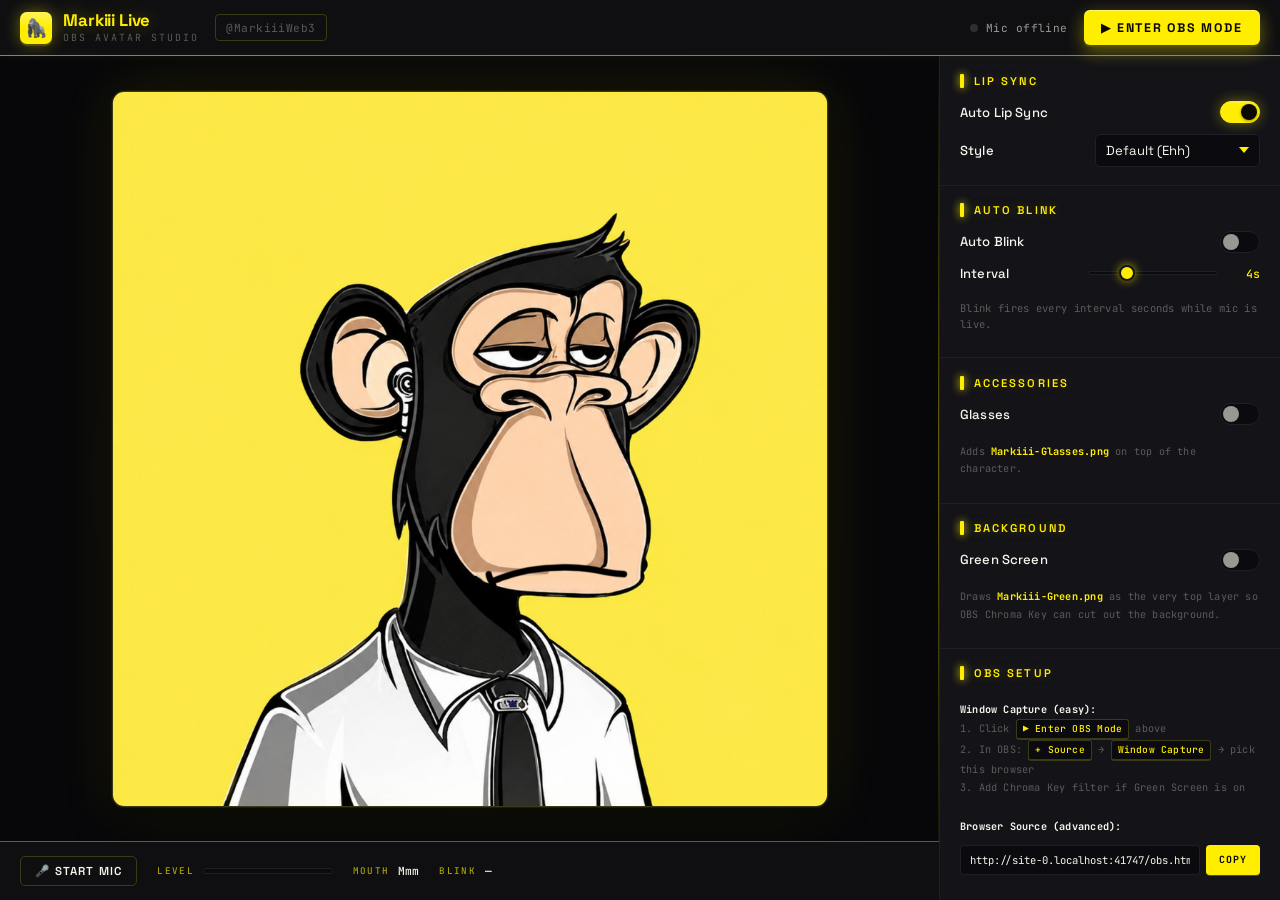
<file: index.html>
<!DOCTYPE html>
<html lang="en">
<head>
<meta charset="UTF-8"/>
<meta name="viewport" content="width=device-width, initial-scale=1.0"/>
<title>Markiii Live · OBS Studio</title>
<meta name="description" content="Live avatar tool for Markiii — lip sync, blink, glasses + green screen overlays for OBS."/>
<link rel="icon" href="data:image/svg+xml,<svg xmlns='http://www.w3.org/2000/svg' viewBox='0 0 100 100'><text y='.9em' font-size='90'>🦍</text></svg>"/>
<link rel="stylesheet" href="style.css"/>
</head>
<body>

<!-- ═════════════ LOADER ═════════════ -->
<div class="loader" id="loader">
  <div class="loader-mark">🦍</div>
  <div class="loader-text">Loading Markiii</div>
  <div class="loader-bar"><div class="loader-fill" id="loaderFill"></div></div>
  <div class="loader-text" id="loaderStat" style="font-size:0.65rem;letter-spacing:0.1em;">0 / 0</div>
</div>

<!-- ═════════════ HEADER ═════════════ -->
<header class="header">
  <div class="brand">
    <div class="brand-mark">🦍</div>
    <div class="brand-text">
      <strong>Markiii Live</strong>
      <small>OBS Avatar Studio</small>
    </div>
  </div>
  <a class="h-handle" href="https://x.com/MarkiiiWeb3" target="_blank" rel="noopener">@MarkiiiWeb3</a>
  <div class="h-spacer"></div>
  <div class="h-status">
    <div class="dot" id="micDot"></div>
    <span id="micStatusText">Mic offline</span>
  </div>
  <button class="btn-obs-enter" onclick="enterObsMode()">▶ Enter OBS Mode</button>
</header>

<!-- ═════════════ MAIN LAYOUT ═════════════ -->
<main class="main">

  <!-- Stage -->
  <div class="stage">
    <div class="stage-canvas">
      <div class="canvas-frame" id="canvasFrame">
        <canvas id="previewCanvas" width="1000" height="1000"></canvas>
      </div>
    </div>
    <div class="stage-foot">
      <div class="foot-block">
        <button class="btn-mic" id="micBtn" onclick="toggleMic()">🎤 Start Mic</button>
      </div>
      <div class="foot-block">
        <span class="foot-label">Level</span>
        <div id="micMeter"><div id="micFill"></div></div>
      </div>
      <div class="foot-block">
        <span class="foot-label">Mouth</span>
        <span class="foot-val" id="footMouth">Mmm</span>
      </div>
      <div class="foot-block">
        <span class="foot-label">Blink</span>
        <span class="foot-val" id="footBlink">—</span>
      </div>
    </div>
  </div>

  <!-- Controls -->
  <aside class="panel">

    <!-- Lip Sync -->
    <div class="group">
      <div class="group-hd">Lip Sync</div>
      <div class="row">
        <label>Auto Lip Sync</label>
        <div class="switch on" id="lipSyncSwitch" onclick="toggleSwitch('lipSync')">
          <input type="checkbox" id="lipSyncToggle" checked/>
        </div>
      </div>
      <div class="row">
        <label>Style</label>
        <select id="syncStyle">
          <option value="ehh">Default (Ehh)</option>
          <option value="smile">Smiley</option>
        </select>
      </div>
    </div>

    <!-- Auto Blink -->
    <div class="group">
      <div class="group-hd">Auto Blink</div>
      <div class="row">
        <label>Auto Blink</label>
        <div class="switch" id="blinkSwitch" onclick="toggleSwitch('blink')">
          <input type="checkbox" id="blinkToggle"/>
        </div>
      </div>
      <div class="row">
        <label>Interval</label>
        <input type="range" id="blinkSlider" min="1" max="12" step="0.5" value="4" oninput="onBlinkSlider()"/>
        <span class="val" id="blinkVal">4s</span>
      </div>
      <div class="indicator">Blink fires every interval seconds while mic is live.</div>
    </div>

    <!-- Accessories -->
    <div class="group">
      <div class="group-hd">Accessories</div>
      <div class="row">
        <label>Glasses</label>
        <div class="switch" id="glassesSwitch" onclick="toggleSwitch('glasses')">
          <input type="checkbox" id="glassesToggle"/>
        </div>
      </div>
      <div class="help">Adds <strong style="color:var(--lemon)">Markiii-Glasses.png</strong> on top of the character.</div>
    </div>

    <!-- Background -->
    <div class="group">
      <div class="group-hd">Background</div>
      <div class="row">
        <label>Green Screen</label>
        <div class="switch" id="greenSwitch" onclick="toggleSwitch('green')">
          <input type="checkbox" id="greenToggle"/>
        </div>
      </div>
      <div class="help">Draws <strong style="color:var(--lemon)">Markiii-Green.png</strong> as the very top layer so OBS Chroma Key can cut out the background.</div>
    </div>

    <!-- OBS Setup -->
    <div class="group">
      <div class="group-hd">OBS Setup</div>
      <div class="help">
        <strong style="color:var(--ink);">Window Capture (easy):</strong><br/>
        1. Click <kbd>▶ Enter OBS Mode</kbd> above<br/>
        2. In OBS: <kbd>+ Source</kbd> → <kbd>Window Capture</kbd> → pick this browser<br/>
        3. Add Chroma Key filter if Green Screen is on<br/>
      </div>
      <div class="help" style="margin-top:0.5rem;">
        <strong style="color:var(--ink);">Browser Source (advanced):</strong>
        <div class="obs-url-row">
          <input id="obsUrl" readonly value=""/>
          <button onclick="copyObsUrl()">Copy</button>
        </div>
      </div>
    </div>

  </aside>
</main>

<!-- ═════════════ MOBILE FOOTER (X handle) ═════════════ -->
<footer class="mobile-handle-footer">
  <a href="https://x.com/MarkiiiWeb3" target="_blank" rel="noopener">Follow @MarkiiiWeb3 on X →</a>
</footer>

<!-- ═════════════ OBS MODE OVERLAY ═════════════ -->
<div class="obs-mode" id="obsMode">
  <div class="obs-canvas-wrap">
    <canvas id="obsCanvas" width="1000" height="1000"></canvas>
  </div>
</div>
<div class="obs-exit" id="obsExit" style="display:none;">
  <button onclick="exitObsMode()">× Exit OBS Mode</button>
  <button class="pause" id="pauseBtn" onclick="togglePause()">⏸ Pause Mic</button>
</div>

<script>
// ═══════════════════════════════════════════════════════════════════════════
//  Markiii Live — single-file OBS avatar studio
//  Simpler than SolQuicks: no auto-expressions. Just lip sync + periodic blink.
// ═══════════════════════════════════════════════════════════════════════════

// ── ASSETS ────────────────────────────────────────────────────────────────
const ASSET_BASE = './assets/';

const BASE    = 'Markiii-Base.png';
const BLINK   = 'Markiii-Blink.png';
const GLASSES = 'Markiii-Glasses.png';
const GREEN   = 'Markiii-Green.png';

// Mouth shapes — volume tier → mouth file, per style
const MOUTHS = {
  ehh:   { silent:'Markiii-Mmm.png',   quiet:'Markiii-Eee.png', mid:'Markiii-Ehh.png', loud:'Markiii-Ahh.png' },
  smile: { silent:'Markiii-Smile.png', quiet:'Markiii-Eee.png', mid:'Markiii-Ehh.png', loud:'Markiii-Ahh.png' },
};

// ── STATE ─────────────────────────────────────────────────────────────────
const state = {
  lipSync: true,
  syncStyle: 'ehh',
  autoBlink: false,
  blinkIntervalSec: 4,
  glasses: false,
  greenScreen: false,
  micPaused: false,
};

let blinkUntil = 0;            // performance.now() deadline for blink frame
let lastAutoBlinkTime = 0;
let currentMouth = 'silent';
const BLINK_MS = 140;

// ── IMAGE CACHE ───────────────────────────────────────────────────────────
const IMG = {};
function imgUrl(file) { return ASSET_BASE + encodeURIComponent(file); }

function preload(onProgress) {
  const files = new Set();
  files.add(BASE); files.add(BLINK); files.add(GLASSES); files.add(GREEN);
  Object.values(MOUTHS).forEach(m => Object.values(m).forEach(f => files.add(f)));
  const list = [...files];
  let done = 0;
  return Promise.all(list.map(file => new Promise(res => {
    const img = new Image();
    img.crossOrigin = 'anonymous';
    img.onload = img.onerror = () => {
      IMG[file] = (img.complete && img.naturalWidth) ? img : null;
      done++;
      onProgress(done, list.length, file);
      res();
    };
    img.src = imgUrl(file);
  })));
}

// ── CANVAS RENDER ─────────────────────────────────────────────────────────
const previewCanvas = document.getElementById('previewCanvas');
const previewCtx = previewCanvas.getContext('2d');
const obsCanvas = document.getElementById('obsCanvas');
const obsCtx = obsCanvas.getContext('2d');

function getMouthFile() {
  const set = MOUTHS[state.syncStyle] || MOUTHS.ehh;
  return set[currentMouth] || set.silent;
}

function isBlinking() {
  return performance.now() < blinkUntil;
}

function drawFrame(ctx, w, h) {
  ctx.clearRect(0, 0, w, h);

  // 1. Base (always)
  const baseImg = IMG[BASE];
  if (baseImg) ctx.drawImage(baseImg, 0, 0, w, h);

  // 2. Mouth (always — silence frame = closed mouth)
  const mouthImg = IMG[getMouthFile()];
  if (mouthImg) ctx.drawImage(mouthImg, 0, 0, w, h);

  // 3. Blink overlay (conditional)
  if (isBlinking()) {
    const blinkImg = IMG[BLINK];
    if (blinkImg) ctx.drawImage(blinkImg, 0, 0, w, h);
  }

  // 4. Glasses overlay (conditional)
  if (state.glasses) {
    const gImg = IMG[GLASSES];
    if (gImg) ctx.drawImage(gImg, 0, 0, w, h);
  }

  // 5. Green screen overlay — very top layer (conditional)
  if (state.greenScreen) {
    const grImg = IMG[GREEN];
    if (grImg) ctx.drawImage(grImg, 0, 0, w, h);
  }
}

function render() {
  drawFrame(previewCtx, previewCanvas.width, previewCanvas.height);
  if (document.body.classList.contains('obs-active')) {
    drawFrame(obsCtx, obsCanvas.width, obsCanvas.height);
  }
}

// ── LIP SYNC ──────────────────────────────────────────────────────────────
function getMouthTier(vol) {
  if (vol > 0.12)  return 'loud';
  if (vol > 0.05)  return 'mid';
  if (vol > 0.018) return 'quiet';
  return 'silent';
}

// ── MIC ───────────────────────────────────────────────────────────────────
let analyser = null;
let audioCtx = null;
let micStream = null;

async function toggleMic() {
  if (micStream) { stopMic(); return; }
  try {
    micStream = await navigator.mediaDevices.getUserMedia({ audio: true, video: false });
    audioCtx = new (window.AudioContext || window.webkitAudioContext)();
    if (audioCtx.state === 'suspended') await audioCtx.resume();
    analyser = audioCtx.createAnalyser();
    analyser.fftSize = 256;
    analyser.smoothingTimeConstant = 0;
    audioCtx.createMediaStreamSource(micStream).connect(analyser);
    document.getElementById('micBtn').textContent = '⏹ Stop Mic';
    document.getElementById('micBtn').classList.add('live');
    document.getElementById('micDot').classList.add('live');
    document.getElementById('micStatusText').textContent = 'Listening';
  } catch (e) {
    document.getElementById('micStatusText').textContent = 'Mic denied';
  }
}

function stopMic() {
  if (micStream) micStream.getTracks().forEach(t => t.stop());
  if (audioCtx) audioCtx.close();
  micStream = null; audioCtx = null; analyser = null;
  document.getElementById('micBtn').textContent = '🎤 Start Mic';
  document.getElementById('micBtn').classList.remove('live');
  document.getElementById('micDot').classList.remove('live');
  document.getElementById('micStatusText').textContent = 'Mic offline';
  document.getElementById('micFill').style.width = '0%';
  currentMouth = 'silent';
}

function togglePause() {
  state.micPaused = !state.micPaused;
  document.getElementById('pauseBtn').textContent = state.micPaused ? '▶ Resume' : '⏸ Pause Mic';
  document.getElementById('pauseBtn').classList.toggle('paused', state.micPaused);
}

// ── MAIN LOOP ─────────────────────────────────────────────────────────────
function loop() {
  if (analyser && !state.micPaused) {
    const d = new Float32Array(analyser.fftSize);
    analyser.getFloatTimeDomainData(d);
    let sq = 0; for (let i = 0; i < d.length; i++) sq += d[i]*d[i];
    const rawRms = Math.sqrt(sq / d.length);

    if (state.lipSync) currentMouth = getMouthTier(rawRms);
    else currentMouth = 'silent';

    document.getElementById('micFill').style.width = Math.min(100, rawRms * 800) + '%';
    document.getElementById('footMouth').textContent =
      (state.lipSync ? currentMouth.charAt(0).toUpperCase() + currentMouth.slice(1) : 'Off');
  }

  // Auto-blink timer
  if (state.autoBlink && analyser) {
    const now = performance.now();
    if (now - lastAutoBlinkTime > state.blinkIntervalSec * 1000) {
      blinkUntil = Math.max(blinkUntil, now + BLINK_MS);
      lastAutoBlinkTime = now;
    }
  }

  document.getElementById('footBlink').textContent = isBlinking() ? '●' : '—';

  render();
  requestAnimationFrame(loop);
}

// ── UI HANDLERS ───────────────────────────────────────────────────────────
function toggleSwitch(key) {
  if (key === 'lipSync') {
    state.lipSync = !state.lipSync;
    document.getElementById('lipSyncSwitch').classList.toggle('on', state.lipSync);
    document.getElementById('lipSyncToggle').checked = state.lipSync;
  } else if (key === 'blink') {
    state.autoBlink = !state.autoBlink;
    document.getElementById('blinkSwitch').classList.toggle('on', state.autoBlink);
    document.getElementById('blinkToggle').checked = state.autoBlink;
  } else if (key === 'glasses') {
    state.glasses = !state.glasses;
    document.getElementById('glassesSwitch').classList.toggle('on', state.glasses);
    document.getElementById('glassesToggle').checked = state.glasses;
  } else if (key === 'green') {
    state.greenScreen = !state.greenScreen;
    document.getElementById('greenSwitch').classList.toggle('on', state.greenScreen);
    document.getElementById('greenToggle').checked = state.greenScreen;
  }
  broadcastState();
}

function onBlinkSlider() {
  state.blinkIntervalSec = parseFloat(document.getElementById('blinkSlider').value);
  document.getElementById('blinkVal').textContent = state.blinkIntervalSec + 's';
  broadcastState();
}

document.getElementById('syncStyle').addEventListener('change', e => {
  state.syncStyle = e.target.value;
  broadcastState();
});

// ── OBS MODE ──────────────────────────────────────────────────────────────
function enterObsMode() {
  document.body.classList.add('obs-active');
  document.getElementById('obsExit').style.display = 'flex';
  if (!micStream) toggleMic();
}
function exitObsMode() {
  document.body.classList.remove('obs-active');
  document.getElementById('obsExit').style.display = 'none';
}
document.addEventListener('keydown', e => {
  if (e.key === 'Escape' && document.body.classList.contains('obs-active')) exitObsMode();
});

// ── OBS BROWSER SOURCE URL ────────────────────────────────────────────────
const OBS_URL = window.location.href.replace(/index\.html?(\?.*)?$/i, '').replace(/\/$/, '') + '/obs.html';
document.getElementById('obsUrl').value = OBS_URL;
function copyObsUrl() {
  navigator.clipboard.writeText(OBS_URL).then(() => {
    const btn = event.target;
    const old = btn.textContent;
    btn.textContent = '✓';
    setTimeout(() => btn.textContent = old, 1500);
  });
}

// ── BROADCAST CHANNEL ─────────────────────────────────────────────────────
const ch = new BroadcastChannel('markiii-live');
function broadcastState() { ch.postMessage({ type: 'state', state: { ...state } }); }
setInterval(broadcastState, 2000);
window.addEventListener('focus', broadcastState);

// ── BOOT ──────────────────────────────────────────────────────────────────
preload((done, total) => {
  document.getElementById('loaderFill').style.width = (done / total * 100) + '%';
  document.getElementById('loaderStat').textContent = `${done} / ${total}`;
}).then(() => {
  setTimeout(() => document.getElementById('loader').classList.add('gone'), 200);
  loop();
});
</script>
</body>
</html>
</file>
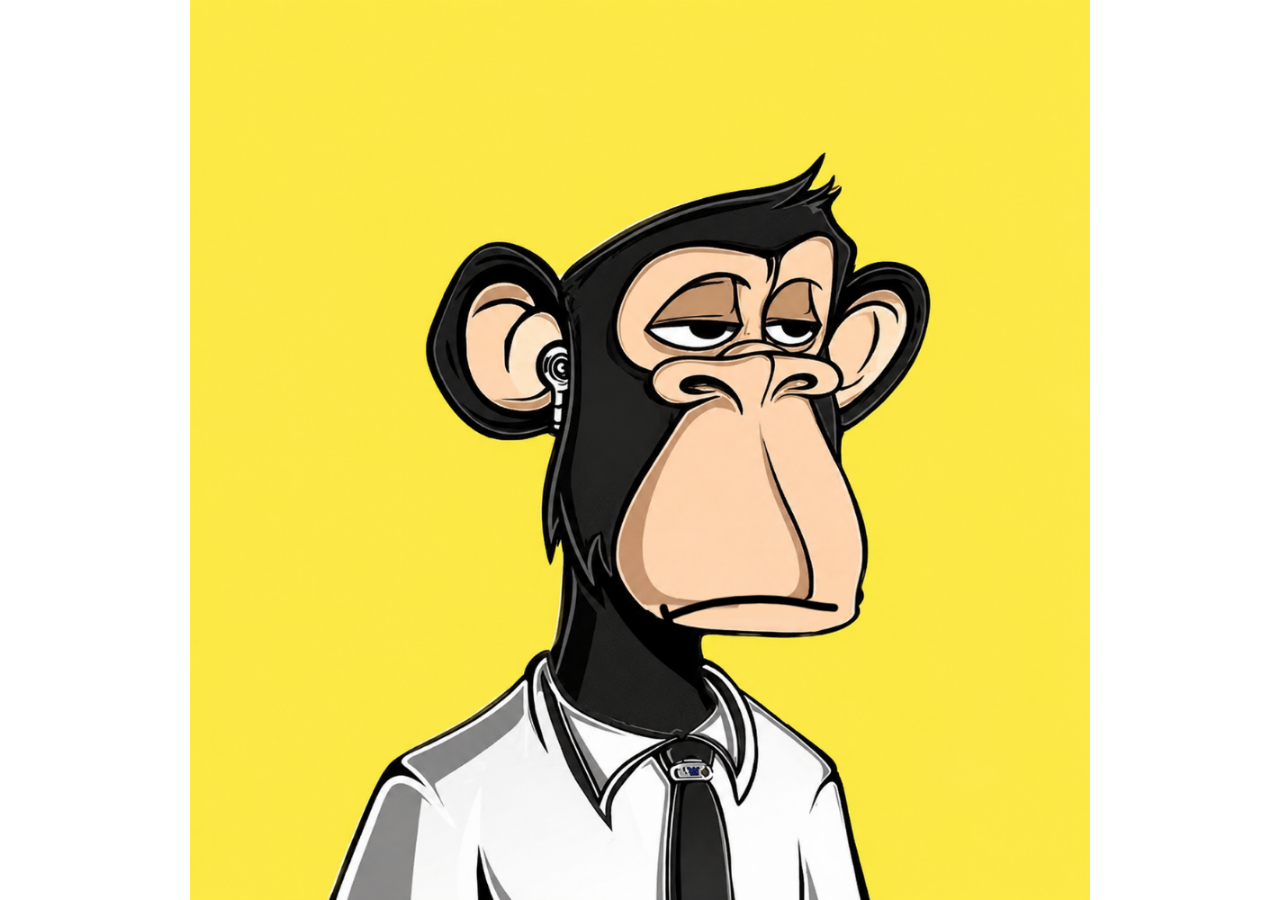
<file: obs.html>
<!DOCTYPE html>
<html lang="en">
<head>
<meta charset="UTF-8"/>
<meta name="viewport" content="width=device-width, initial-scale=1.0"/>
<title>Markiii Live — OBS</title>
<style>
  * { margin:0; padding:0; box-sizing:border-box; }
  html, body { width:100%; height:100%; overflow:hidden; background:transparent; }
  canvas {
    display:block;
    position:absolute;
    top:50%; left:50%;
    transform:translate(-50%, -50%);
    width: min(100vw, 100vh);
    height: min(100vw, 100vh);
  }
</style>
</head>
<body>
<canvas id="c" width="1000" height="1000"></canvas>
<script>
// ═══════════════════════════════════════════════════════════════════════════
//  Markiii Live — OBS Browser Source
//  Add this URL in OBS → Sources → + → Browser Source
//  Set Width/Height (e.g. 1000×1000) and check "Shutdown when not visible"
//  Apply a Chroma Key filter (green) if Green Screen is enabled
// ═══════════════════════════════════════════════════════════════════════════

const ASSET_BASE = './assets/';

const BASE    = 'Markiii-Base.png';
const BLINK   = 'Markiii-Blink.png';
const GLASSES = 'Markiii-Glasses.png';
const GREEN   = 'Markiii-Green.png';

const MOUTHS = {
  ehh:   { silent:'Markiii-Mmm.png',   quiet:'Markiii-Eee.png', mid:'Markiii-Ehh.png', loud:'Markiii-Ahh.png' },
  smile: { silent:'Markiii-Smile.png', quiet:'Markiii-Eee.png', mid:'Markiii-Ehh.png', loud:'Markiii-Ahh.png' },
};

const liveState = {
  lipSync: true,
  syncStyle: 'ehh',
  autoBlink: false,
  blinkIntervalSec: 4,
  glasses: false,
  greenScreen: false,
};

let blinkUntil = 0;
let lastAutoBlinkTime = 0;
let currentMouth = 'silent';
const BLINK_MS = 140;

const IMG = {};
function imgUrl(file) { return ASSET_BASE + encodeURIComponent(file); }

// ── BroadcastChannel ──────────────────────────────────────────────────────
const ch = new BroadcastChannel('markiii-live');
ch.onmessage = ({ data }) => {
  if (data.type === 'state' && data.state) Object.assign(liveState, data.state);
};

// ── Lip sync ──────────────────────────────────────────────────────────────
function getMouthTier(vol) {
  if (vol > 0.12)  return 'loud';
  if (vol > 0.05)  return 'mid';
  if (vol > 0.018) return 'quiet';
  return 'silent';
}
function getMouthFile() {
  const set = MOUTHS[liveState.syncStyle] || MOUTHS.ehh;
  return set[currentMouth] || set.silent;
}
function isBlinking() { return performance.now() < blinkUntil; }

// ── Canvas render ─────────────────────────────────────────────────────────
const canvas = document.getElementById('c');
const ctx = canvas.getContext('2d');

function render() {
  const w = canvas.width, h = canvas.height;
  ctx.clearRect(0, 0, w, h);

  const baseImg = IMG[BASE];
  if (baseImg) ctx.drawImage(baseImg, 0, 0, w, h);

  const mouthImg = IMG[getMouthFile()];
  if (mouthImg) ctx.drawImage(mouthImg, 0, 0, w, h);

  if (isBlinking()) {
    const blinkImg = IMG[BLINK];
    if (blinkImg) ctx.drawImage(blinkImg, 0, 0, w, h);
  }

  if (liveState.glasses) {
    const gImg = IMG[GLASSES];
    if (gImg) ctx.drawImage(gImg, 0, 0, w, h);
  }

  if (liveState.greenScreen) {
    const grImg = IMG[GREEN];
    if (grImg) ctx.drawImage(grImg, 0, 0, w, h);
  }
}

// ── Mic + loop ────────────────────────────────────────────────────────────
let analyser = null;

async function startMic() {
  try {
    const stream = await navigator.mediaDevices.getUserMedia({ audio: true, video: false });
    const actx = new (window.AudioContext || window.webkitAudioContext)();
    if (actx.state === 'suspended') await actx.resume();
    analyser = actx.createAnalyser();
    analyser.fftSize = 256;
    analyser.smoothingTimeConstant = 0;
    actx.createMediaStreamSource(stream).connect(analyser);
  } catch (e) {
    console.warn('[Markiii OBS] Mic unavailable —', e.message);
  }
}

function loop() {
  if (analyser) {
    const d = new Float32Array(analyser.fftSize);
    analyser.getFloatTimeDomainData(d);
    let sq = 0; for (let i = 0; i < d.length; i++) sq += d[i]*d[i];
    const rawRms = Math.sqrt(sq / d.length);
    if (liveState.lipSync) currentMouth = getMouthTier(rawRms);
    else currentMouth = 'silent';
  }

  if (liveState.autoBlink && analyser) {
    const now = performance.now();
    if (now - lastAutoBlinkTime > liveState.blinkIntervalSec * 1000) {
      blinkUntil = Math.max(blinkUntil, now + BLINK_MS);
      lastAutoBlinkTime = now;
    }
  }

  render();
  requestAnimationFrame(loop);
}

// ── Preload + boot ────────────────────────────────────────────────────────
async function preload() {
  const files = new Set();
  files.add(BASE); files.add(BLINK); files.add(GLASSES); files.add(GREEN);
  Object.values(MOUTHS).forEach(m => Object.values(m).forEach(f => files.add(f)));
  await Promise.all([...files].map(file => new Promise(res => {
    const img = new Image();
    img.crossOrigin = 'anonymous';
    img.onload = img.onerror = () => { IMG[file] = (img.complete && img.naturalWidth) ? img : null; res(); };
    img.src = imgUrl(file);
  })));
}

preload().then(() => { startMic(); loop(); });
</script>
</body>
</html>
</file>
<file: style.css>
/* ═══════════════════════════════════════════════════════════════════════
   Markiii Live — Dark + Lemon theme
   ═══════════════════════════════════════════════════════════════════════ */

@import url('https://fonts.googleapis.com/css2?family=JetBrains+Mono:wght@400;500;700&family=Space+Grotesk:wght@400;500;600;700&display=swap');

/* ── DESIGN TOKENS ──────────────────────────────────────────────────── */
:root {
  /* Surfaces — very dark neutral, no warmth, lemon pops against this */
  --bg:           #07070a;
  --bg-elev:      #0f0f12;
  --bg-panel:     #131318;
  --bg-input:     #0b0b0f;
  --line:         #1f1f26;
  --line-soft:    #181820;
  --line-hot:     #3a3a18;

  /* Ink */
  --ink:          #f5f5ec;
  --ink-dim:      rgba(245,245,236,0.6);
  --ink-faint:    rgba(245,245,236,0.32);
  --ink-ghost:    rgba(245,245,236,0.14);

  /* The hero color — bright lemon yellow */
  --lemon:        #ffee00;
  --lemon-glow:   #fff44f;
  --lemon-soft:   #fff983;
  --lemon-dim:    #aaa000;
  --lemon-deep:   #555000;

  /* Status */
  --green:        #2ecc4c;
  --red:          #e63429;

  /* Lemon gradients */
  --grad-lemon:   linear-gradient(90deg, var(--lemon-glow) 0%, var(--lemon) 100%);
  --grad-lemon-v: linear-gradient(180deg, var(--lemon-glow) 0%, var(--lemon) 100%);

  /* Glows */
  --glow-lemon:   0 0 0 1px rgba(255,238,0,0.35), 0 0 22px rgba(255,238,0,0.3);
  --glow-soft:    0 0 14px rgba(255,238,0,0.18);

  /* Shadows */
  --shadow:       0 1px 0 rgba(255,255,255,0.04), 0 12px 36px rgba(0,0,0,0.6);

  /* Fonts */
  --f-display:    'Space Grotesk', 'Helvetica Neue', sans-serif;
  --f-mono:       'JetBrains Mono', 'SFMono-Regular', Menlo, monospace;
  --f-body:       'Space Grotesk', system-ui, sans-serif;
}

* { margin:0; padding:0; box-sizing:border-box; }
html, body { width:100%; height:100%; overflow:hidden; }
body {
  background: var(--bg);
  color: var(--ink);
  font-family: var(--f-body);
  font-size: 14px;
  letter-spacing: 0.01em;
  -webkit-font-smoothing: antialiased;
}

/* Atmospheric background — lemon corner glow + dot grid + scan lines */
body::before {
  content: '';
  position: fixed; inset: 0;
  background-image:
    radial-gradient(ellipse 90% 60% at 50% -10%, rgba(255,238,0,0.07) 0, transparent 55%),
    radial-gradient(ellipse 70% 40% at 100% 110%, rgba(255,238,0,0.05) 0, transparent 50%),
    radial-gradient(rgba(255,238,0,0.04) 1px, transparent 1px);
  background-size: auto, auto, 26px 26px;
  background-position: center;
  pointer-events: none;
  z-index: 0;
}
body::after {
  content: '';
  position: fixed; inset: 0;
  background: repeating-linear-gradient(
    0deg,
    transparent 0 2px,
    rgba(255,255,255,0.012) 2px 3px
  );
  pointer-events: none;
  z-index: 0;
  mix-blend-mode: overlay;
}

/* ── HEADER ──────────────────────────────────────────────────────────── */
.header {
  position: relative; z-index: 2;
  height: 56px;
  display: flex; align-items: center;
  padding: 0 1.25rem;
  background: var(--bg-elev);
  border-bottom: 1px solid var(--line);
  gap: 1rem;
}
.header::after {
  content: '';
  position: absolute;
  left: 0; right: 0; bottom: -1px;
  height: 1px;
  background: var(--grad-lemon);
  opacity: 0.5;
  box-shadow: 0 0 8px rgba(255,238,0,0.4);
}

.brand {
  display: flex; align-items: center; gap: 0.7rem;
  font-family: var(--f-display);
}
.brand-mark {
  width: 32px; height: 32px;
  display: grid; place-items: center;
  background: var(--lemon);
  border-radius: 7px;
  font-size: 18px;
  box-shadow:
    0 2px 0 var(--lemon-deep),
    0 0 16px rgba(255,238,0,0.4);
  position: relative;
}
.brand-mark::after {
  content: '';
  position: absolute;
  inset: 0;
  border-radius: 7px;
  background: linear-gradient(180deg, rgba(255,255,255,0.35), transparent 50%);
  pointer-events: none;
}
.brand-text { line-height: 1.1; }
.brand-text strong {
  font-weight: 700;
  font-size: 1.05rem;
  letter-spacing: -0.01em;
  color: var(--lemon);
  text-shadow: 0 0 18px rgba(255,238,0,0.4);
}
.brand-text small {
  display: block;
  font-family: var(--f-mono);
  font-size: 0.62rem;
  color: var(--ink-faint);
  text-transform: uppercase;
  letter-spacing: 0.2em;
  margin-top: 3px;
}

.h-handle {
  font-family: var(--f-mono);
  font-size: 0.7rem;
  color: var(--ink-faint);
  text-decoration: none;
  letter-spacing: 0.04em;
  padding: 0.35rem 0.65rem;
  border: 1px solid var(--line-hot);
  border-radius: 4px;
  transition: all 0.15s;
}
.h-handle:hover {
  color: var(--lemon);
  border-color: var(--lemon);
  box-shadow: var(--glow-soft);
}

.h-spacer { flex: 1; }
.h-status {
  display: flex; align-items: center; gap: 0.5rem;
  font-family: var(--f-mono);
  font-size: 0.7rem;
  color: var(--ink-dim);
  letter-spacing: 0.04em;
}
.dot {
  width: 8px; height: 8px; border-radius: 50%;
  background: var(--ink-ghost);
  transition: all 0.2s;
}
.dot.live {
  background: var(--lemon);
  box-shadow: 0 0 14px var(--lemon), 0 0 4px var(--lemon);
  animation: pulse 1.6s infinite;
}
@keyframes pulse {
  0%,100% { opacity: 1; transform: scale(1); }
  50%     { opacity: 0.55; transform: scale(0.92); }
}

.btn-obs-enter {
  position: relative;
  background: var(--lemon);
  color: #0a0900;
  border: none;
  font-family: var(--f-display);
  font-weight: 700;
  font-size: 0.78rem;
  text-transform: uppercase;
  letter-spacing: 0.14em;
  padding: 0.6rem 1.1rem;
  border-radius: 6px;
  cursor: pointer;
  box-shadow:
    0 2px 0 var(--lemon-deep),
    0 6px 18px rgba(255,238,0,0.4),
    inset 0 1px 0 rgba(255,255,255,0.4);
  transition: transform 0.1s, box-shadow 0.15s, filter 0.15s;
}
.btn-obs-enter:hover {
  transform: translateY(-1px);
  filter: brightness(1.06);
  box-shadow:
    0 3px 0 var(--lemon-deep),
    0 8px 26px rgba(255,238,0,0.55),
    inset 0 1px 0 rgba(255,255,255,0.45);
}
.btn-obs-enter:active {
  transform: translateY(1px);
  box-shadow: 0 1px 0 var(--lemon-deep), inset 0 1px 0 rgba(255,255,255,0.25);
}

/* ── MAIN LAYOUT ─────────────────────────────────────────────────────── */
.main {
  position: relative; z-index: 1;
  display: grid;
  grid-template-columns: 1fr 340px;
  height: calc(100vh - 56px);
  overflow: hidden;
}

/* ── STAGE (canvas area) ─────────────────────────────────────────────── */
.stage {
  display: flex; flex-direction: column;
  background:
    radial-gradient(ellipse at center, rgba(255,238,0,0.04) 0%, transparent 60%),
    var(--bg);
  overflow: hidden;
  position: relative;
  border-right: 1px solid var(--line);
}
.stage::before {
  content: '';
  position: absolute;
  top: 0; right: 0; bottom: 0;
  width: 1px;
  background: linear-gradient(180deg, transparent, var(--lemon) 50%, transparent);
  opacity: 0.4;
}
.stage-canvas {
  flex: 1;
  display: grid; place-items: center;
  padding: 1.5rem;
  position: relative;
}
.canvas-frame {
  position: relative;
  max-width: 100%; max-height: 100%;
  aspect-ratio: 1 / 1;
  width: min(100%, calc(100vh - 56px - 3rem - 80px));
  border: 1px solid var(--line-hot);
  border-radius: 12px;
  background:
    linear-gradient(135deg, rgba(255,238,0,0.03) 0%, rgba(0,0,0,0.2) 100%),
    repeating-conic-gradient(#13131a 0% 25%, #0e0e14 0% 50%) 0 0 / 26px 26px;
  box-shadow:
    var(--shadow),
    0 0 0 1px rgba(255,238,0,0.06),
    0 0 60px rgba(255,238,0,0.12);
  overflow: hidden;
}
.canvas-frame::before {
  content: '';
  position: absolute;
  inset: 0;
  border-radius: 12px;
  pointer-events: none;
  box-shadow: inset 0 0 30px rgba(255,238,0,0.04);
  z-index: 2;
}
#previewCanvas {
  position: absolute; inset: 0;
  width: 100%; height: 100%;
  display: block;
  z-index: 1;
}

.stage-foot {
  border-top: 1px solid var(--line);
  background: var(--bg-elev);
  padding: 0.85rem 1.25rem;
  display: flex; align-items: center; gap: 1.25rem;
  font-family: var(--f-mono);
  font-size: 0.7rem;
  color: var(--ink-dim);
  min-height: 54px;
  flex-wrap: wrap;
  position: relative;
}
.stage-foot::before {
  content: '';
  position: absolute;
  left: 0; right: 0; top: -1px;
  height: 1px;
  background: var(--grad-lemon);
  opacity: 0.3;
}
.foot-block { display: flex; align-items: center; gap: 0.55rem; }
.foot-label {
  color: var(--lemon-dim);
  text-transform: uppercase;
  letter-spacing: 0.14em;
  font-size: 0.58rem;
  font-weight: 500;
}
.foot-val {
  color: var(--ink);
  font-weight: 500;
}

#micMeter {
  width: 130px; height: 6px;
  background: var(--bg-input);
  border-radius: 3px;
  overflow: hidden;
  position: relative;
  border: 1px solid var(--line);
}
#micFill {
  height: 100%; width: 0%;
  background: linear-gradient(90deg, var(--lemon-soft) 0%, var(--lemon) 60%, var(--red) 100%);
  transition: width 0.05s linear;
  box-shadow: 0 0 8px rgba(255,238,0,0.6);
}

.btn-mic {
  background: transparent;
  color: var(--ink);
  border: 1px solid var(--line-hot);
  font-family: var(--f-display);
  font-weight: 600;
  font-size: 0.72rem;
  text-transform: uppercase;
  letter-spacing: 0.1em;
  padding: 0.45rem 0.9rem;
  border-radius: 5px;
  cursor: pointer;
  transition: all 0.15s;
}
.btn-mic:hover {
  border-color: var(--lemon);
  color: var(--lemon);
  box-shadow: var(--glow-lemon);
}
.btn-mic.live {
  background: var(--lemon);
  color: #0a0900;
  border-color: var(--lemon);
  box-shadow: 0 0 18px rgba(255,238,0,0.4);
}

/* ── CONTROLS PANEL ──────────────────────────────────────────────────── */
.panel {
  background: var(--bg-panel);
  overflow-y: auto;
  overflow-x: hidden;
  position: relative;
}
.panel::-webkit-scrollbar { width: 6px; }
.panel::-webkit-scrollbar-track { background: transparent; }
.panel::-webkit-scrollbar-thumb {
  background: var(--line-hot);
  border-radius: 3px;
}
.panel::-webkit-scrollbar-thumb:hover { background: var(--lemon-dim); }

.group {
  border-bottom: 1px solid var(--line);
  padding: 1.1rem 1.25rem;
  position: relative;
}
.group-hd {
  display: flex; align-items: center; gap: 0.65rem;
  font-family: var(--f-display);
  font-size: 0.7rem;
  font-weight: 600;
  text-transform: uppercase;
  letter-spacing: 0.18em;
  color: var(--lemon);
  margin-bottom: 0.85rem;
  text-shadow: 0 0 12px rgba(255,238,0,0.25);
}
.group-hd::before {
  content: '';
  width: 4px; height: 14px;
  background: var(--lemon);
  border-radius: 1px;
  box-shadow: 0 0 8px var(--lemon);
}

.row {
  display: flex; align-items: center; gap: 0.7rem;
  margin-bottom: 0.65rem;
}
.row:last-child { margin-bottom: 0; }
.row label {
  flex: 1;
  font-family: var(--f-body);
  font-size: 0.82rem;
  color: var(--ink);
  font-weight: 500;
}
.row .val {
  font-family: var(--f-mono);
  font-size: 0.72rem;
  color: var(--lemon);
  min-width: 32px;
  text-align: right;
  font-weight: 500;
}

/* Toggle switch */
.switch {
  position: relative;
  width: 40px; height: 22px;
  background: var(--bg-input);
  border: 1px solid var(--line);
  border-radius: 12px;
  cursor: pointer;
  transition: all 0.2s;
  flex-shrink: 0;
}
.switch::after {
  content: '';
  position: absolute;
  top: 2px; left: 2px;
  width: 16px; height: 16px;
  background: var(--ink-dim);
  border-radius: 50%;
  transition: all 0.2s cubic-bezier(0.4, 0.0, 0.2, 1);
}
.switch input { display: none; }
.switch.on {
  background: var(--lemon);
  border-color: var(--lemon);
  box-shadow: 0 0 14px rgba(255,238,0,0.4), inset 0 1px 0 rgba(255,255,255,0.25);
}
.switch.on::after {
  left: 20px;
  background: #0a0900;
  box-shadow: 0 1px 3px rgba(0,0,0,0.4);
}

/* Select */
select {
  flex: 1;
  background: var(--bg-input);
  border: 1px solid var(--line);
  color: var(--ink);
  font-family: var(--f-body);
  font-size: 0.82rem;
  padding: 0.45rem 0.65rem;
  border-radius: 5px;
  cursor: pointer;
  outline: none;
  transition: all 0.15s;
  appearance: none;
  background-image: url("data:image/svg+xml,%3Csvg xmlns='http://www.w3.org/2000/svg' width='10' height='6' viewBox='0 0 10 6'%3E%3Cpath fill='%23ffee00' d='M0 0l5 6 5-6z'/%3E%3C/svg%3E");
  background-repeat: no-repeat;
  background-position: right 0.6rem center;
  padding-right: 1.8rem;
}
select:hover, select:focus {
  border-color: var(--lemon);
  box-shadow: var(--glow-lemon);
}

/* Range slider */
input[type=range] {
  flex: 1;
  appearance: none;
  background: transparent;
  height: 20px;
  cursor: pointer;
}
input[type=range]::-webkit-slider-runnable-track {
  height: 4px;
  background: var(--bg-input);
  border: 1px solid var(--line);
  border-radius: 2px;
}
input[type=range]::-moz-range-track {
  height: 4px;
  background: var(--bg-input);
  border: 1px solid var(--line);
  border-radius: 2px;
}
input[type=range]::-webkit-slider-thumb {
  appearance: none;
  width: 16px; height: 16px;
  background: var(--lemon);
  border-radius: 50%;
  margin-top: -7px;
  border: 2px solid var(--bg-panel);
  box-shadow: 0 0 10px rgba(255,238,0,0.7), 0 2px 4px rgba(0,0,0,0.4);
  cursor: grab;
}
input[type=range]::-moz-range-thumb {
  width: 16px; height: 16px;
  background: var(--lemon);
  border-radius: 50%;
  border: 2px solid var(--bg-panel);
  box-shadow: 0 0 10px rgba(255,238,0,0.7), 0 2px 4px rgba(0,0,0,0.4);
  cursor: grab;
}
input[type=range]:active::-webkit-slider-thumb { cursor: grabbing; }

/* Status indicator text */
.indicator {
  font-family: var(--f-mono);
  font-size: 0.66rem;
  color: var(--ink-faint);
  padding: 0.45rem 0;
  min-height: 1.6em;
  line-height: 1.5;
  letter-spacing: 0.03em;
}
.indicator strong {
  color: var(--lemon);
  font-weight: 600;
  text-transform: uppercase;
  letter-spacing: 0.06em;
}

/* Help blurb */
.help {
  font-family: var(--f-mono);
  font-size: 0.64rem;
  color: var(--ink-faint);
  line-height: 1.7;
  padding: 0.45rem 0;
  letter-spacing: 0.02em;
}
.help kbd {
  display: inline-block;
  font-family: var(--f-mono);
  background: var(--bg-input);
  border: 1px solid var(--line-hot);
  border-bottom-width: 2px;
  color: var(--lemon);
  padding: 1px 6px;
  border-radius: 3px;
  font-size: 0.6rem;
  font-weight: 500;
}

/* OBS URL copy */
.obs-url-row {
  display: flex; gap: 6px; margin-top: 0.55rem;
}
.obs-url-row input {
  flex: 1; min-width: 0;
  background: var(--bg-input);
  border: 1px solid var(--line);
  color: var(--ink);
  font-family: var(--f-mono);
  font-size: 0.66rem;
  padding: 0.45rem 0.55rem;
  border-radius: 4px;
  outline: none;
  transition: border-color 0.15s;
}
.obs-url-row input:focus { border-color: var(--lemon); }
.obs-url-row button {
  background: var(--lemon);
  color: #0a0900;
  border: none;
  font-family: var(--f-mono);
  font-size: 0.62rem;
  padding: 0 0.85rem;
  border-radius: 4px;
  cursor: pointer;
  font-weight: 700;
  text-transform: uppercase;
  letter-spacing: 0.08em;
  box-shadow: 0 1px 0 var(--lemon-deep);
  transition: filter 0.15s, transform 0.1s;
}
.obs-url-row button:hover { filter: brightness(1.08); }
.obs-url-row button:active { transform: translateY(1px); box-shadow: none; }

/* ── OBS MODE OVERLAY ────────────────────────────────────────────────── */
.obs-mode {
  position: fixed;
  inset: 0;
  z-index: 100;
  display: none;
  align-items: center;
  justify-content: center;
  background: transparent;
}
body.obs-active .obs-mode { display: flex; }
body.obs-active .header,
body.obs-active .main { display: none; }
body.obs-active::before,
body.obs-active::after { display: none; }

.obs-canvas-wrap {
  width: 100vmin;
  height: 100vmin;
  position: relative;
}
#obsCanvas {
  width: 100%; height: 100%;
  display: block;
}

/* Faded exit button — top-left corner */
.obs-exit {
  position: fixed;
  top: 14px; left: 14px;
  z-index: 101;
  display: flex;
  flex-direction: column;
  gap: 6px;
  opacity: 0.16;
  transition: opacity 0.25s;
}
.obs-exit:hover { opacity: 1; }
.obs-exit button {
  background: rgba(15,15,18,0.88);
  border: 1px solid rgba(255,238,0,0.25);
  color: var(--ink);
  font-family: var(--f-mono);
  font-size: 0.65rem;
  padding: 0.55rem 0.85rem;
  border-radius: 5px;
  cursor: pointer;
  text-transform: uppercase;
  letter-spacing: 0.12em;
  backdrop-filter: blur(10px);
  -webkit-backdrop-filter: blur(10px);
  transition: all 0.15s;
  font-weight: 500;
}
.obs-exit button:hover {
  background: var(--lemon);
  color: #0a0900;
  border-color: var(--lemon);
  box-shadow: 0 0 18px rgba(255,238,0,0.5);
}
.obs-exit button.pause.paused {
  background: rgba(230,52,41,0.9);
  border-color: var(--red);
  color: #fff;
}

/* ── LOADER ──────────────────────────────────────────────────────────── */
.loader {
  position: fixed; inset: 0;
  background:
    radial-gradient(ellipse at center, rgba(255,238,0,0.08) 0%, transparent 50%),
    var(--bg);
  z-index: 200;
  display: flex;
  flex-direction: column;
  align-items: center;
  justify-content: center;
  gap: 1.1rem;
  transition: opacity 0.35s;
}
.loader.gone { opacity: 0; pointer-events: none; }
.loader-mark {
  font-size: 3.2rem;
  animation: spin 2s linear infinite;
  filter: drop-shadow(0 0 22px rgba(255,238,0,0.6));
}
@keyframes spin { from { transform: rotate(0); } to { transform: rotate(360deg); } }
.loader-text {
  font-family: var(--f-mono);
  color: var(--lemon);
  font-size: 0.75rem;
  text-transform: uppercase;
  letter-spacing: 0.22em;
  font-weight: 500;
}
.loader-bar {
  width: 220px; height: 4px;
  background: var(--bg-input);
  border: 1px solid var(--line);
  border-radius: 2px;
  overflow: hidden;
}
.loader-fill {
  height: 100%; width: 0%;
  background: var(--lemon);
  transition: width 0.15s;
  box-shadow: 0 0 12px rgba(255,238,0,0.7);
}

/* ── MOBILE X FOOTER ─────────────────────────────────────────────────── */
.mobile-handle-footer { display: none; }
body.obs-active .mobile-handle-footer { display: none; }

/* ── RESPONSIVE ──────────────────────────────────────────────────────── */
@media (max-width: 900px) {
  .main {
    grid-template-columns: 1fr;
    grid-template-rows: 1fr auto;
    height: calc(100vh - 56px - 42px);
  }
  .stage { border-right: none; border-bottom: 1px solid var(--line); }
  .stage::before { display: none; }
  .panel { max-height: 50vh; }
  .canvas-frame { width: min(70vw, 70vh); }

  /* Move the X handle from header → footer */
  .h-handle { display: none; }
  .mobile-handle-footer {
    display: flex;
    align-items: center;
    justify-content: center;
    height: 42px;
    background: var(--bg-elev);
    border-top: 1px solid var(--line);
    position: relative;
    z-index: 2;
  }
  .mobile-handle-footer::before {
    content: '';
    position: absolute;
    left: 0; right: 0; top: -1px;
    height: 1px;
    background: var(--grad-lemon);
    opacity: 0.5;
    box-shadow: 0 0 8px rgba(255,238,0,0.4);
  }
  .mobile-handle-footer a {
    color: var(--lemon);
    text-decoration: none;
    font-family: var(--f-mono);
    font-size: 0.72rem;
    letter-spacing: 0.08em;
    font-weight: 500;
    transition: filter 0.15s, text-shadow 0.15s;
  }
  .mobile-handle-footer a:hover {
    filter: brightness(1.15);
    text-shadow: 0 0 12px rgba(255,238,0,0.5);
  }
}
</file>
